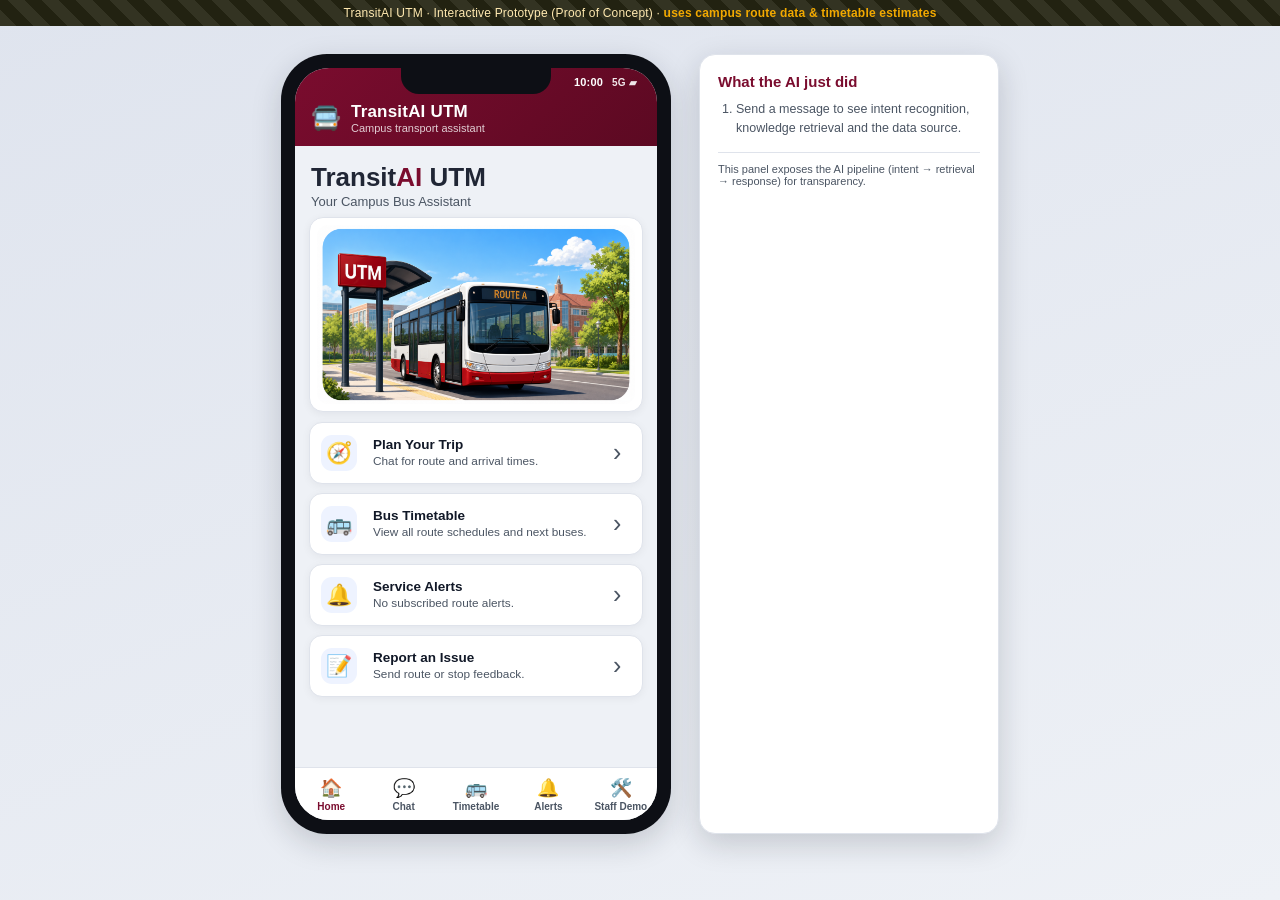
<file: index.html>
<!DOCTYPE html>
<html lang="en">
<head>
  <meta charset="UTF-8" />
  <meta name="viewport" content="width=device-width, initial-scale=1.0" />
  <title>TransitAI UTM — Campus Transport Chatbot (Prototype)</title>
  <link rel="icon" href="data:image/svg+xml,&lt;svg xmlns='http://www.w3.org/2000/svg' viewBox='0 0 100 100'&gt;&lt;text y='.9em' font-size='90'&gt;🚍&lt;/text&gt;&lt;/svg&gt;" />
  <link rel="stylesheet" href="css/styles.css" />
</head>
<body>
  <!-- Prototype banner (visible "this is a POC" label for the grader) -->
  <div class="proto-banner">
    TransitAI UTM · Interactive Prototype (Proof of Concept) ·
    <strong>uses campus route data &amp; timetable estimates</strong>
  </div>

  <main class="stage">
    <!-- ================= PHONE FRAME ================= -->
    <div class="phone" role="application" aria-label="TransitAI UTM chatbot">
      <div class="phone-notch"></div>
      <div class="app">
        <div class="statusbar" aria-label="Phone status">
          <span id="phoneTime">10:00</span>
          <span class="status-icons">5G ▰</span>
        </div>

        <!-- ---------- App header ---------- -->
        <header class="app-header">
          <div class="brand">
            <span class="brand-logo">🚍</span>
            <div>
              <div class="brand-name">TransitAI&nbsp;UTM</div>
              <div class="brand-sub">Campus transport assistant</div>
            </div>
          </div>
          <div id="intentChip" class="intent-chip hidden" title="Detected intent &amp; confidence"></div>
        </header>

        <!-- ============ SCREENS ============ -->

        <!-- 1) HOME -->
        <section id="screen-home" class="screen is-active">
          <div class="home-title">
            <h1>Transit<span>AI</span> UTM</h1>
            <p>Your Campus Bus Assistant</p>
          </div>

          <div class="home-hero" aria-label="UTM shuttle bus illustration">
            <img class="hero-image" src="assets/home-bus-hero.png" alt="UTM shuttle bus at a campus stop" />
          </div>

          <div class="home-actions">
            <button class="home-card" data-screen="screen-chat">
              <span class="home-icon">🧭</span>
              <span><b>Plan Your Trip</b><small>Chat for route and arrival times.</small></span>
              <i>›</i>
            </button>
            <button class="home-card" data-screen="screen-timetable">
              <span class="home-icon">🚌</span>
              <span><b>Bus Timetable</b><small>View all route schedules and next buses.</small></span>
              <i>›</i>
            </button>
            <button class="home-card" data-screen="screen-alerts">
              <span class="home-icon">🔔</span>
              <span><b>Service Alerts</b><small id="homeAlertText">No subscribed route alerts.</small></span>
              <i>›</i>
            </button>
            <button class="home-card" data-screen="screen-feedback">
              <span class="home-icon">📝</span>
              <span><b>Report an Issue</b><small>Send route or stop feedback.</small></span>
              <i>›</i>
            </button>
          </div>
        </section>

        <!-- 2) CHAT QUERY / (Schedule, Route, Arrival render here) -->
        <section id="screen-chat" class="screen">
          <div id="thread" class="thread" aria-live="polite"></div>

          <div class="quick-actions" id="quickActions">
            <button class="qa" data-q="When is the next bus to FKE?">🕑 Next bus</button>
            <button class="qa" data-q="How do I get from KTDI to P19 FKE?">🧭 Route guidance</button>
            <button class="qa" data-q="When will the next bus arrive at CP?">⏱️ Arrival</button>
            <button class="qa" data-q="Where is the FC bus stop?">📍 Bus stop</button>
            <button class="qa" data-screen="screen-alerts">🔔 Alerts</button>
            <button class="qa" data-q="Is the shuttle free?">❓ FAQ</button>
          </div>

          <form id="chatForm" class="composer" autocomplete="off">
            <input id="chatInput" type="text" placeholder="Ask about schedule, route, arrival, or a stop…" />
            <button type="submit" aria-label="Send">➤</button>
          </form>
        </section>

        <!-- 3) TIMETABLE -->
        <section id="screen-timetable" class="screen">
          <h2 class="screen-title">🚌 Bus Timetable</h2>
          <p class="screen-help">All campus shuttle routes, next bus times, service windows and frequency.</p>
          <label class="search-box" for="timetableSearch">
            <span>🔎</span>
            <input id="timetableSearch" type="search" placeholder="Search route, stop, or faculty…" />
          </label>
          <div id="timetableList" class="timetable-list"></div>
        </section>

        <section id="screen-route-timetable" class="screen">
          <button class="back-btn" data-screen="screen-timetable">‹ Back to timetable</button>
          <div id="routeTimetableDetail"></div>
        </section>

        <!-- 4) ALERTS / NOTIFICATIONS -->
        <section id="screen-alerts" class="screen">
          <h2 class="screen-title">🔔 Alerts &amp; Notifications</h2>
          <p class="screen-help">Live-style notices for the routes you follow. Delays on
            unsubscribed routes stay hidden until you turn them on.</p>
          <div id="alertList" class="alert-list"></div>

          <h3 class="sub">Your route subscriptions</h3>
          <div id="subList" class="sub-list"></div>
        </section>

        <!-- 5) BUS STOP DETAIL -->
        <section id="screen-stop" class="screen">
          <button class="back-btn" data-screen="screen-home">‹ Back to home</button>
          <h2 class="screen-title">📍 Bus Stop Detail</h2>
          <div id="stopDetail" class="stop-detail"></div>
        </section>

        <!-- 6) FEEDBACK / ESCALATE -->
        <section id="screen-feedback" class="screen">
          <button class="back-btn" data-screen="screen-home">‹ Back to home</button>
          <h2 class="screen-title">📝 Feedback / Escalate</h2>
          <p class="screen-help">Report wrong information or an unresolved issue.
            It is logged for transport staff follow-up.</p>
          <form id="feedbackForm" class="feedback-form">
            <label>Issue type
              <select id="fbType">
                <option>Wrong schedule / route info</option>
                <option>Missed the bus</option>
                <option>Bus did not arrive</option>
                <option>Other</option>
              </select>
            </label>
            <label>Details
              <textarea id="fbText" rows="3" placeholder="Describe the problem…"></textarea>
            </label>
            <button type="submit">Submit report</button>
          </form>
          <div id="fbLog" class="fb-log"></div>
        </section>

        <!-- 7) STAFF DEMO PANEL (drives the resolution proof) -->
        <section id="screen-admin" class="screen">
          <h2 class="screen-title">🛠️ Staff Control Panel
            <span class="sim-tag">Operations</span></h2>
          <p class="screen-help">Transport staff controls for route delay updates,
            passenger reports and the resolution-refutation proof used in the report.</p>

          <div class="demo-time">
            <label for="demoTimeSelect">Demo time</label>
            <select id="demoTimeSelect">
              <option value="demo|08:00|Morning peak demo">08:00 · Morning peak</option>
              <option value="demo|10:00|Morning class demo" selected>10:00 · Class demo</option>
              <option value="demo|13:00|Lunch demo">13:00 · Lunch</option>
              <option value="demo|17:30|Evening return demo">17:30 · Evening return</option>
              <option value="demo|20:30|Night closed-service demo">20:30 · Night closed-service</option>
              <option value="live||Live device time">Live device time</option>
            </select>
            <small id="demoTimeNote">Schedule and ETA cards use this time.</small>
          </div>

          <section class="staff-card staff-issues-card">
            <div class="card-title">
              <span>Reported issues</span>
              <small id="staffIssueCount">No open reports</small>
            </div>
            <div id="staffIssueList" class="staff-issue-list"></div>
          </section>

          <h3 class="sub compact">Route delay controls</h3>
          <div id="routeAdmin" class="route-admin"></div>

          <section class="staff-card proof-card">
            <div class="card-title">
              <span>Resolution proof trace</span>
              <small>Report Figure 5.2</small>
            </div>
            <div id="proofBox" class="proof-box">
              <em class="muted">Toggle a delay above to run the proof…</em>
            </div>
          </section>
        </section>

        <!-- ============ Bottom navigation ============ -->
        <nav class="tabbar">
          <button class="tab is-active" data-screen="screen-home">🏠<span>Home</span></button>
          <button class="tab" data-screen="screen-chat">💬<span>Chat</span></button>
          <button class="tab" data-screen="screen-timetable">🚌<span>Timetable</span></button>
          <button class="tab" data-screen="screen-alerts">🔔<span>Alerts</span></button>
          <button class="tab" data-screen="screen-admin">🛠️<span>Staff Demo</span></button>
        </nav>

      </div><!-- /.app -->
    </div><!-- /.phone -->

    <!-- Side helper: intent transparency / what just happened -->
    <aside class="explain">
      <h3>What the AI just did</h3>
      <ol id="explainLog" class="explain-log">
        <li class="muted">Send a message to see intent recognition,
            knowledge retrieval and the data source.</li>
      </ol>
      <p class="explain-foot">This panel exposes the AI pipeline
        (intent → retrieval → response) for transparency.</p>
    </aside>
  </main>

  <!-- Scripts: data first, then engines, then controllers -->
  <script src="js/kb.js"></script>
  <script src="js/intent.js"></script>
  <script src="js/retriever.js"></script>
  <script src="js/resolution.js"></script>
  <script src="js/chat.js"></script>
  <script src="js/app.js"></script>
</body>
</html>
</file>
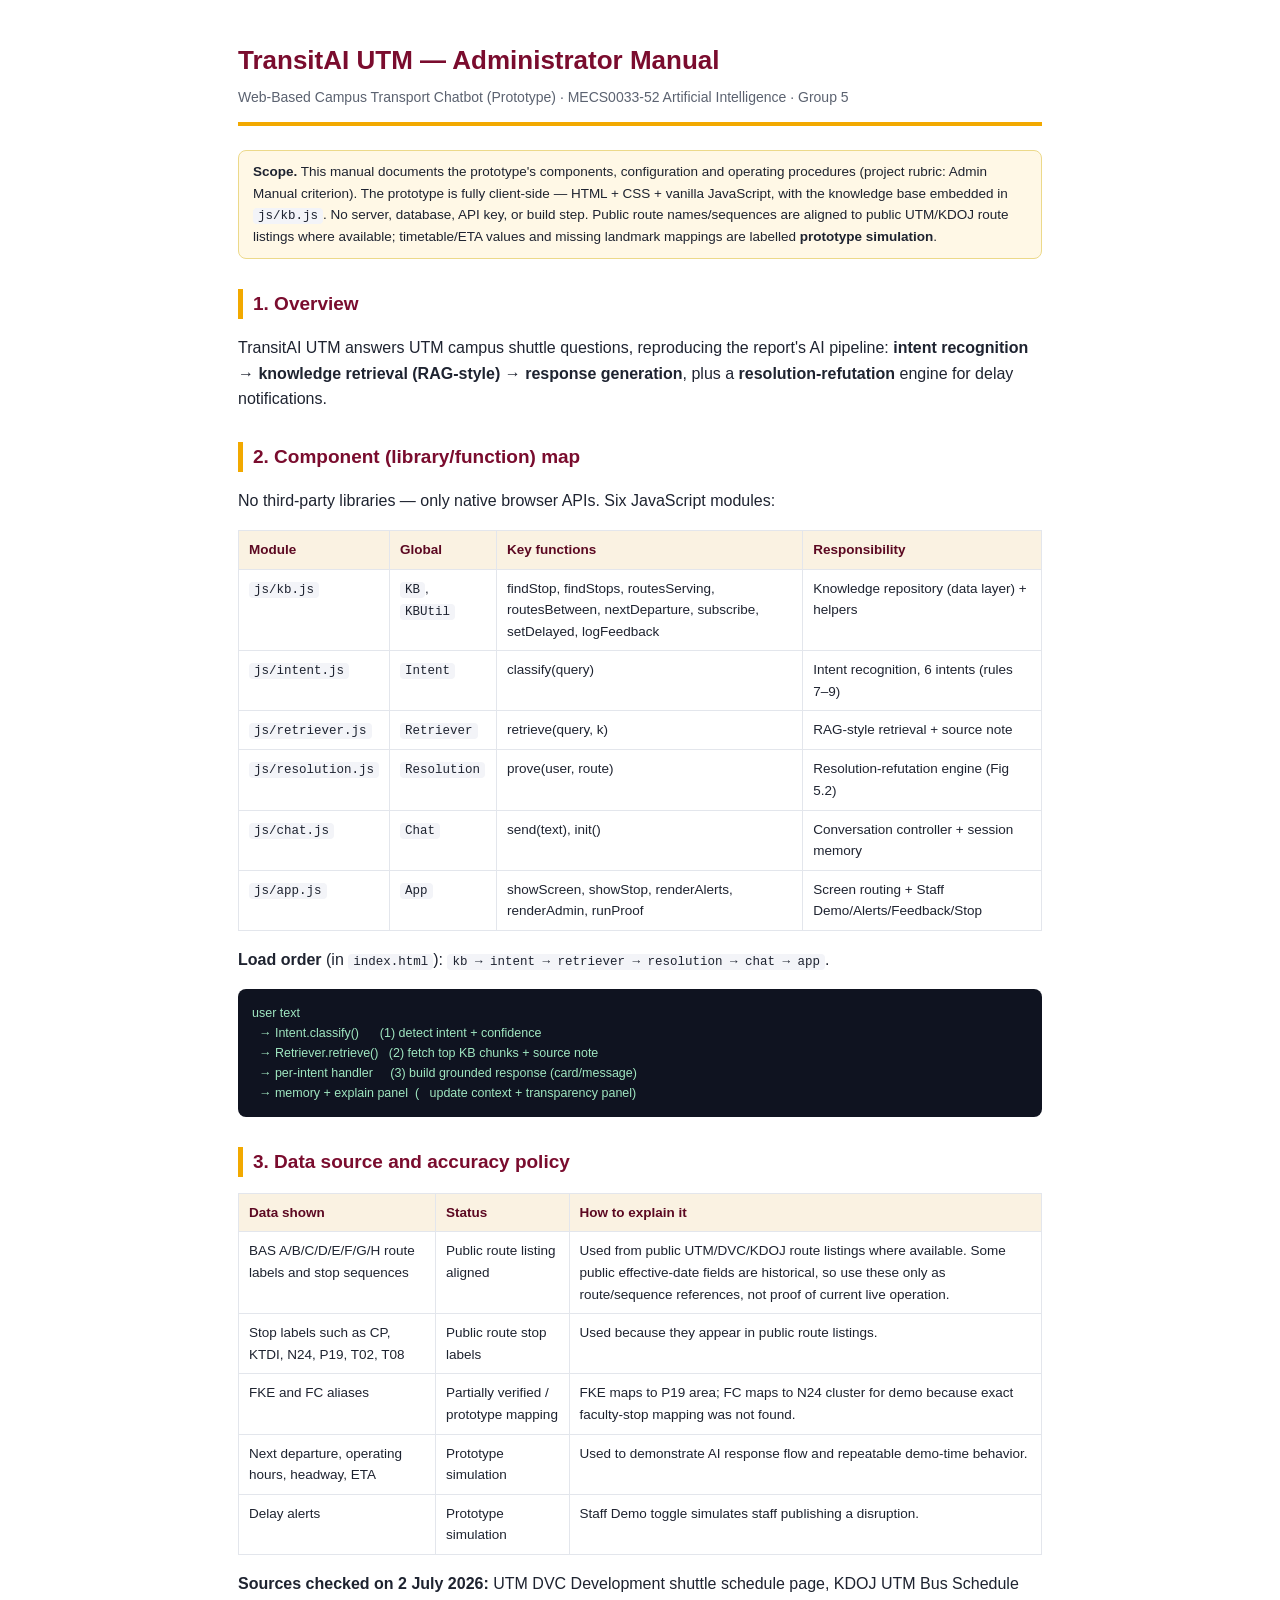
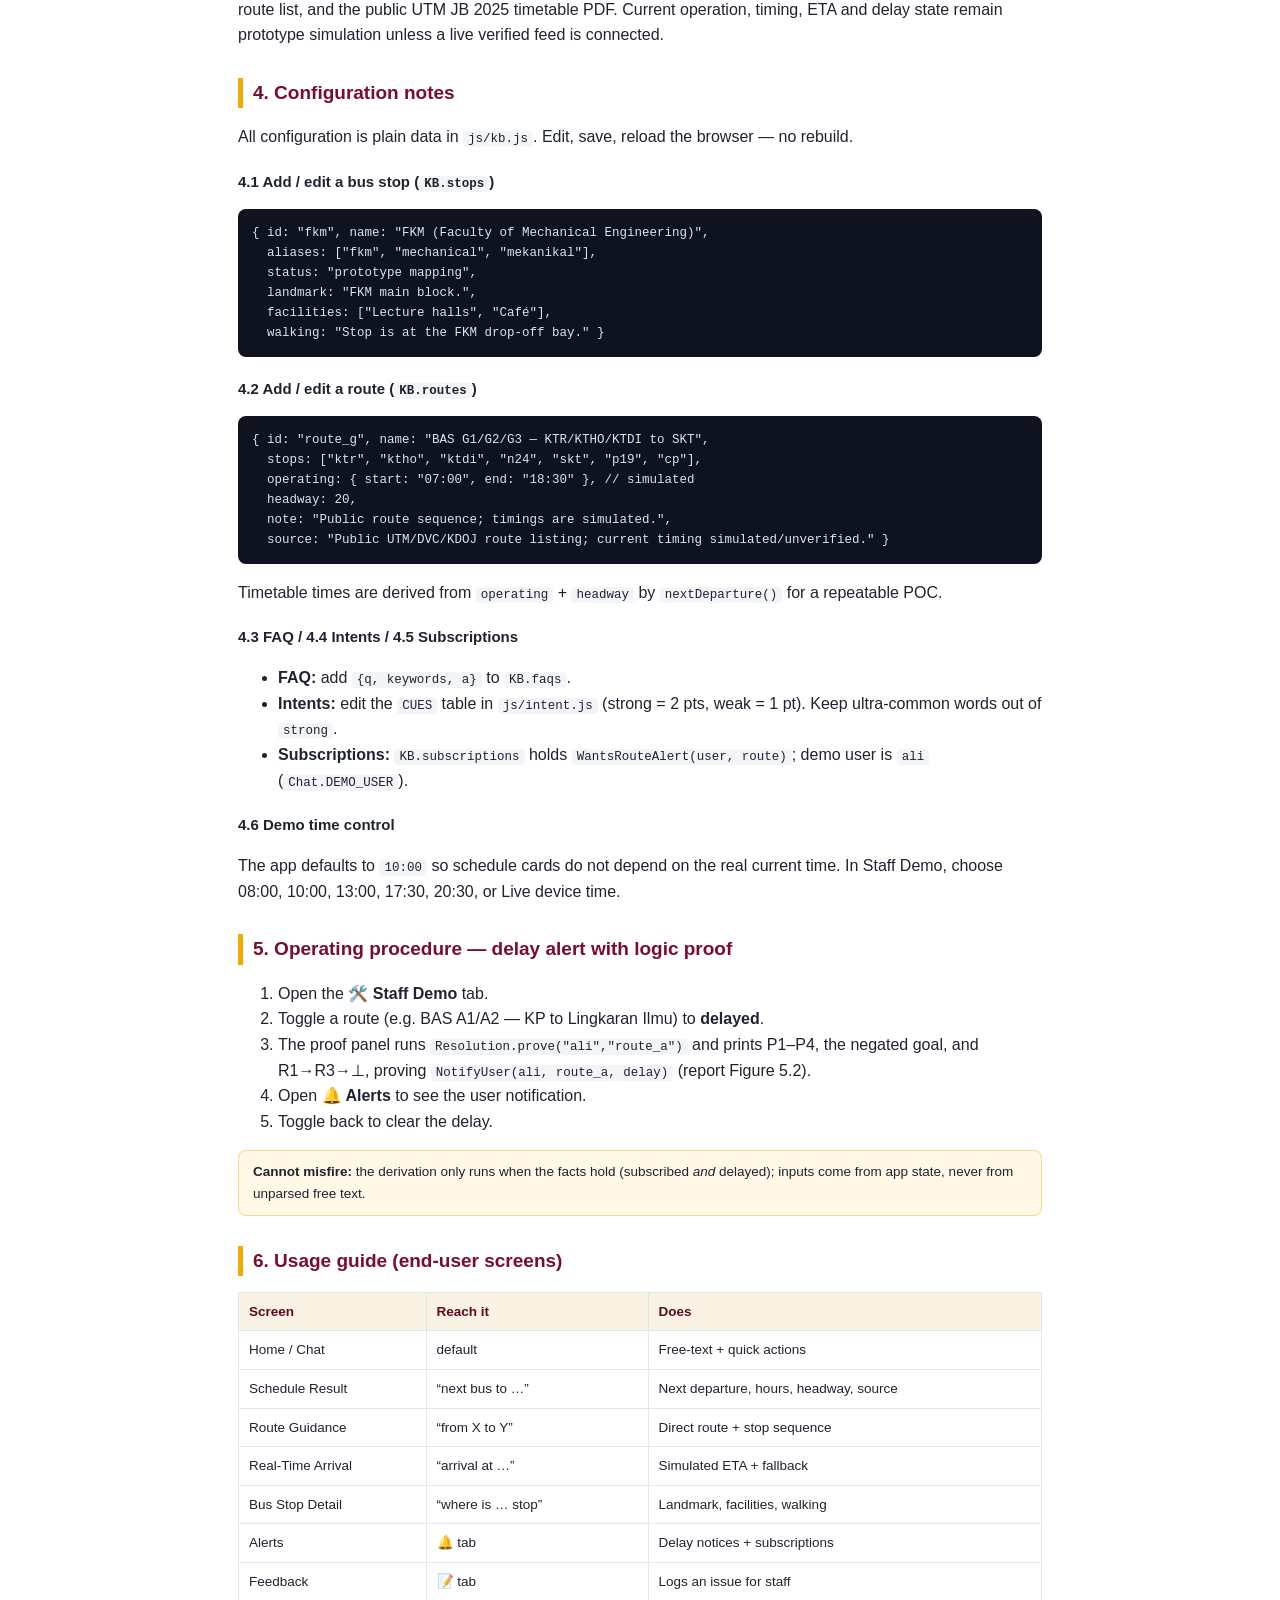
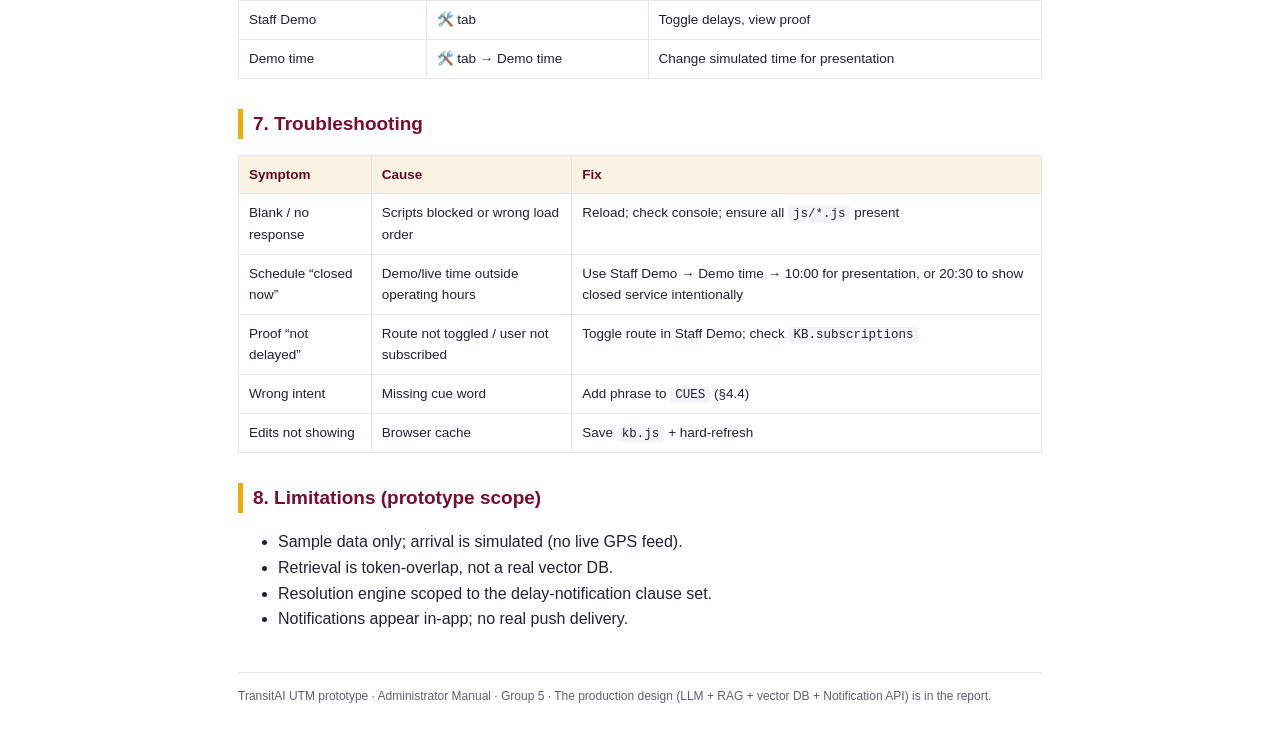
<file: admin_manual.html>
<!DOCTYPE html>
<html lang="en">
<head>
<meta charset="UTF-8" />
<meta name="viewport" content="width=device-width, initial-scale=1.0" />
<title>TransitAI UTM — Administrator Manual</title>
<style>
  :root{--maroon:#7a0c2e;--gold:#f2a900;--ink:#1e2330;--muted:#5b6270;--line:#e3e6ec}
  *{box-sizing:border-box}
  body{font-family:-apple-system,Segoe UI,Roboto,Helvetica,Arial,sans-serif;
    color:var(--ink);max-width:860px;margin:0 auto;padding:40px 28px;line-height:1.6}
  header{border-bottom:4px solid var(--gold);padding-bottom:14px;margin-bottom:24px}
  h1{color:var(--maroon);margin:0 0 4px;font-size:26px}
  .sub{color:var(--muted);font-size:14px}
  h2{color:var(--maroon);margin-top:30px;border-left:5px solid var(--gold);padding-left:10px;font-size:19px}
  h3{margin-top:20px;font-size:15px}
  table{border-collapse:collapse;width:100%;margin:12px 0;font-size:13.5px}
  th,td{border:1px solid var(--line);padding:8px 10px;text-align:left;vertical-align:top}
  th{background:#faf2e2;color:#5c0922}
  code{background:#f3f4f8;border-radius:4px;padding:1px 5px;font-size:12.5px}
  pre{background:#0f1320;color:#dbe2f2;padding:14px;border-radius:8px;overflow-x:auto;font-size:12.5px}
  .note{background:#fff8e6;border:1px solid #ecd98a;border-radius:8px;padding:10px 14px;font-size:13.5px}
  .flow{background:#0f1320;color:#9fe6c0;padding:14px;border-radius:8px;font-size:12.5px;white-space:pre}
  footer{margin-top:40px;border-top:1px solid var(--line);padding-top:14px;color:var(--muted);font-size:12px}
  @media print{body{padding:0}h2{break-after:avoid}}
</style>
</head>
<body>
<header>
  <h1>TransitAI UTM — Administrator Manual</h1>
  <div class="sub">Web-Based Campus Transport Chatbot (Prototype) ·
    MECS0033-52 Artificial Intelligence · Group 5</div>
</header>

<p class="note"><strong>Scope.</strong> This manual documents the prototype's
components, configuration and operating procedures (project rubric: Admin Manual
criterion). The prototype is fully client-side — HTML + CSS + vanilla JavaScript,
with the knowledge base embedded in <code>js/kb.js</code>. No server, database,
API key, or build step. Public route names/sequences are aligned to public
UTM/KDOJ route listings where available; timetable/ETA values and missing
landmark mappings are labelled <strong>prototype simulation</strong>.</p>

<h2>1. Overview</h2>
<p>TransitAI UTM answers UTM campus shuttle questions, reproducing the report's
AI pipeline: <strong>intent recognition → knowledge retrieval (RAG-style) →
response generation</strong>, plus a <strong>resolution-refutation</strong>
engine for delay notifications.</p>

<h2>2. Component (library/function) map</h2>
<p>No third-party libraries — only native browser APIs. Six JavaScript modules:</p>
<table>
  <tr><th>Module</th><th>Global</th><th>Key functions</th><th>Responsibility</th></tr>
  <tr><td><code>js/kb.js</code></td><td><code>KB</code>, <code>KBUtil</code></td>
    <td>findStop, findStops, routesServing, routesBetween, nextDeparture, subscribe, setDelayed, logFeedback</td>
    <td>Knowledge repository (data layer) + helpers</td></tr>
  <tr><td><code>js/intent.js</code></td><td><code>Intent</code></td>
    <td>classify(query)</td><td>Intent recognition, 6 intents (rules 7–9)</td></tr>
  <tr><td><code>js/retriever.js</code></td><td><code>Retriever</code></td>
    <td>retrieve(query, k)</td><td>RAG-style retrieval + source note</td></tr>
  <tr><td><code>js/resolution.js</code></td><td><code>Resolution</code></td>
    <td>prove(user, route)</td><td>Resolution-refutation engine (Fig 5.2)</td></tr>
  <tr><td><code>js/chat.js</code></td><td><code>Chat</code></td>
    <td>send(text), init()</td><td>Conversation controller + session memory</td></tr>
  <tr><td><code>js/app.js</code></td><td><code>App</code></td>
    <td>showScreen, showStop, renderAlerts, renderAdmin, runProof</td>
    <td>Screen routing + Staff Demo/Alerts/Feedback/Stop</td></tr>
</table>
<p><strong>Load order</strong> (in <code>index.html</code>):
<code>kb → intent → retriever → resolution → chat → app</code>.</p>
<div class="flow">user text
  → Intent.classify()      (1) detect intent + confidence
  → Retriever.retrieve()   (2) fetch top KB chunks + source note
  → per-intent handler     (3) build grounded response (card/message)
  → memory + explain panel  (   update context + transparency panel)</div>

<h2>3. Data source and accuracy policy</h2>
<table>
  <tr><th>Data shown</th><th>Status</th><th>How to explain it</th></tr>
  <tr><td>BAS A/B/C/D/E/F/G/H route labels and stop sequences</td><td>Public route listing aligned</td><td>Used from public UTM/DVC/KDOJ route listings where available. Some public effective-date fields are historical, so use these only as route/sequence references, not proof of current live operation.</td></tr>
  <tr><td>Stop labels such as CP, KTDI, N24, P19, T02, T08</td><td>Public route stop labels</td><td>Used because they appear in public route listings.</td></tr>
  <tr><td>FKE and FC aliases</td><td>Partially verified / prototype mapping</td><td>FKE maps to P19 area; FC maps to N24 cluster for demo because exact faculty-stop mapping was not found.</td></tr>
  <tr><td>Next departure, operating hours, headway, ETA</td><td>Prototype simulation</td><td>Used to demonstrate AI response flow and repeatable demo-time behavior.</td></tr>
  <tr><td>Delay alerts</td><td>Prototype simulation</td><td>Staff Demo toggle simulates staff publishing a disruption.</td></tr>
</table>
<p><strong>Sources checked on 2 July 2026:</strong> UTM DVC Development shuttle
schedule page, KDOJ UTM Bus Schedule route list, and the public UTM JB 2025
timetable PDF. Current operation, timing, ETA and delay state remain prototype
simulation unless a live verified feed is connected.</p>

<h2>4. Configuration notes</h2>
<p>All configuration is plain data in <code>js/kb.js</code>. Edit, save, reload
the browser — no rebuild.</p>
<h3>4.1 Add / edit a bus stop (<code>KB.stops</code>)</h3>
<pre>{ id: "fkm", name: "FKM (Faculty of Mechanical Engineering)",
  aliases: ["fkm", "mechanical", "mekanikal"],
  status: "prototype mapping",
  landmark: "FKM main block.",
  facilities: ["Lecture halls", "Café"],
  walking: "Stop is at the FKM drop-off bay." }</pre>
<h3>4.2 Add / edit a route (<code>KB.routes</code>)</h3>
<pre>{ id: "route_g", name: "BAS G1/G2/G3 — KTR/KTHO/KTDI to SKT",
  stops: ["ktr", "ktho", "ktdi", "n24", "skt", "p19", "cp"],
  operating: { start: "07:00", end: "18:30" }, // simulated
  headway: 20,
  note: "Public route sequence; timings are simulated.",
  source: "Public UTM/DVC/KDOJ route listing; current timing simulated/unverified." }</pre>
<p>Timetable times are derived from <code>operating</code> + <code>headway</code>
by <code>nextDeparture()</code> for a repeatable POC.</p>
<h3>4.3 FAQ / 4.4 Intents / 4.5 Subscriptions</h3>
<ul>
  <li><strong>FAQ:</strong> add <code>{q, keywords, a}</code> to <code>KB.faqs</code>.</li>
  <li><strong>Intents:</strong> edit the <code>CUES</code> table in
    <code>js/intent.js</code> (strong = 2 pts, weak = 1 pt). Keep ultra-common
    words out of <code>strong</code>.</li>
  <li><strong>Subscriptions:</strong> <code>KB.subscriptions</code> holds
    <code>WantsRouteAlert(user, route)</code>; demo user is <code>ali</code>
    (<code>Chat.DEMO_USER</code>).</li>
</ul>
<h3>4.6 Demo time control</h3>
<p>The app defaults to <code>10:00</code> so schedule cards do not depend on the
real current time. In Staff Demo, choose 08:00, 10:00, 13:00, 17:30, 20:30, or Live
device time.</p>

<h2>5. Operating procedure — delay alert with logic proof</h2>
<ol>
  <li>Open the <strong>🛠️ Staff Demo</strong> tab.</li>
  <li>Toggle a route (e.g. BAS A1/A2 — KP to Lingkaran Ilmu) to <strong>delayed</strong>.</li>
  <li>The proof panel runs <code>Resolution.prove("ali","route_a")</code> and
    prints P1–P4, the negated goal, and R1→R3→⊥, proving
    <code>NotifyUser(ali, route_a, delay)</code> (report Figure 5.2).</li>
  <li>Open <strong>🔔 Alerts</strong> to see the user notification.</li>
  <li>Toggle back to clear the delay.</li>
</ol>
<p class="note"><strong>Cannot misfire:</strong> the derivation only runs when the
facts hold (subscribed <em>and</em> delayed); inputs come from app state, never
from unparsed free text.</p>

<h2>6. Usage guide (end-user screens)</h2>
<table>
  <tr><th>Screen</th><th>Reach it</th><th>Does</th></tr>
  <tr><td>Home / Chat</td><td>default</td><td>Free-text + quick actions</td></tr>
  <tr><td>Schedule Result</td><td>“next bus to …”</td><td>Next departure, hours, headway, source</td></tr>
  <tr><td>Route Guidance</td><td>“from X to Y”</td><td>Direct route + stop sequence</td></tr>
  <tr><td>Real-Time Arrival</td><td>“arrival at …”</td><td>Simulated ETA + fallback</td></tr>
  <tr><td>Bus Stop Detail</td><td>“where is … stop”</td><td>Landmark, facilities, walking</td></tr>
  <tr><td>Alerts</td><td>🔔 tab</td><td>Delay notices + subscriptions</td></tr>
  <tr><td>Feedback</td><td>📝 tab</td><td>Logs an issue for staff</td></tr>
  <tr><td>Staff Demo</td><td>🛠️ tab</td><td>Toggle delays, view proof</td></tr>
  <tr><td>Demo time</td><td>🛠️ tab → Demo time</td><td>Change simulated time for presentation</td></tr>
</table>

<h2>7. Troubleshooting</h2>
<table>
  <tr><th>Symptom</th><th>Cause</th><th>Fix</th></tr>
  <tr><td>Blank / no response</td><td>Scripts blocked or wrong load order</td><td>Reload; check console; ensure all <code>js/*.js</code> present</td></tr>
  <tr><td>Schedule “closed now”</td><td>Demo/live time outside operating hours</td><td>Use Staff Demo → Demo time → 10:00 for presentation, or 20:30 to show closed service intentionally</td></tr>
  <tr><td>Proof “not delayed”</td><td>Route not toggled / user not subscribed</td><td>Toggle route in Staff Demo; check <code>KB.subscriptions</code></td></tr>
  <tr><td>Wrong intent</td><td>Missing cue word</td><td>Add phrase to <code>CUES</code> (§4.4)</td></tr>
  <tr><td>Edits not showing</td><td>Browser cache</td><td>Save <code>kb.js</code> + hard-refresh</td></tr>
</table>

<h2>8. Limitations (prototype scope)</h2>
<ul>
  <li>Sample data only; arrival is simulated (no live GPS feed).</li>
  <li>Retrieval is token-overlap, not a real vector DB.</li>
  <li>Resolution engine scoped to the delay-notification clause set.</li>
  <li>Notifications appear in-app; no real push delivery.</li>
</ul>

<footer>TransitAI UTM prototype · Administrator Manual · Group 5 ·
The production design (LLM + RAG + vector DB + Notification API) is in the report.</footer>
</body>
</html>
</file>
<file: css/styles.css>
/* =============================================================================
 * TransitAI UTM — Prototype styles
 * UTM palette: maroon #7a0c2e, gold #f2a900, ink #1e2330.
 * Mobile-app look inside a phone frame; a side "explain" panel exposes the AI.
 * ========================================================================== */
:root{
  --maroon:#7a0c2e; --maroon-d:#5c0922; --gold:#f2a900; --gold-d:#c98a00;
  --ink:#111827; --muted:#4b5563; --line:#dfe3eb; --bg:#eef1f6;
  --bot:#f4f6fa; --user:#7a0c2e; --ok:#1f9d55; --warn:#c0392b; --blue:#1f6fd6;
  --radius:16px; --shadow:0 10px 30px rgba(20,25,40,.18);
  font-family:-apple-system,BlinkMacSystemFont,"Segoe UI",Roboto,Helvetica,Arial,sans-serif;
}
*{box-sizing:border-box}
body{margin:0;background:linear-gradient(160deg,#dfe4ee,#eef1f6);color:var(--ink);min-height:100vh}

.proto-banner{
  background:repeating-linear-gradient(45deg,#332,#332 12px,#221 12px,#221 24px);
  color:#ffe9b0;font-size:12px;text-align:center;padding:6px 10px;letter-spacing:.2px}
.proto-banner strong{color:var(--gold)}

.stage{display:flex;gap:28px;justify-content:center;align-items:flex-start;
  padding:28px 18px;flex-wrap:wrap}

/* ---------------- phone frame ---------------- */
.phone{position:relative;width:390px;height:780px;background:#0d0f15;border-radius:46px;
  padding:14px;box-shadow:var(--shadow);flex:0 0 auto}
.phone-notch{position:absolute;top:14px;left:50%;transform:translateX(-50%);
  width:150px;height:26px;background:#0d0f15;border-radius:0 0 18px 18px;z-index:5}
.app{position:relative;width:100%;height:100%;background:var(--bg);border-radius:34px;
  overflow:hidden;display:flex;flex-direction:column}
.statusbar{position:absolute;top:8px;left:20px;right:20px;z-index:8;color:#fff;
  display:flex;justify-content:flex-end;gap:9px;align-items:center;font-size:11px;
  font-weight:800;letter-spacing:.2px;pointer-events:none}
.status-icons{font-size:10px;opacity:.9}

/* ---------------- header ---------------- */
.app-header{background:linear-gradient(135deg,var(--maroon),var(--maroon-d));
  color:#fff;padding:34px 16px 12px;display:flex;align-items:center;
  justify-content:space-between;gap:8px}
.brand{display:flex;align-items:center;gap:10px}
.brand-logo{font-size:24px}
.brand-name{font-weight:800;font-size:17px;letter-spacing:.2px}
.brand-sub{font-size:11px;opacity:.8}
.intent-chip{background:var(--gold);color:#3a2600;font-size:11px;font-weight:700;
  padding:4px 9px;border-radius:999px;max-width:150px;line-height:1.2}
.intent-chip small{display:block;font-weight:600;opacity:.8}

/* ---------------- screens ---------------- */
.screen{flex:1;overflow-y:auto;padding:14px;display:none;animation:fade .2s ease}
.screen.is-active{display:flex;flex-direction:column}
@keyframes fade{from{opacity:0;transform:translateY(6px)}to{opacity:1;transform:none}}
.screen-title{font-size:16px;margin:4px 0 6px;display:flex;align-items:center;gap:8px;
  color:var(--ink);font-weight:900}
.screen-help{font-size:12px;color:var(--muted);margin:0 0 12px}
.sub{font-size:13px;margin:16px 0 8px;color:var(--maroon)}
.muted{color:var(--muted)} .hidden{display:none!important}
.sim-tag{background:#fff3cd;color:#8a6d00;font-size:10px;font-weight:700;
  padding:2px 7px;border-radius:6px;border:1px solid #ecd98a}
.source-tag{display:inline-block;background:#eef8f4;color:#126b46;border:1px solid #bce7d2;
  border-radius:6px;padding:2px 7px;font-size:10px;font-weight:800;margin-left:4px}
.source-tag.mock{background:#fff3cd;color:#8a6d00;border-color:#ecd98a}

/* ---------------- home ---------------- */
.home-title{padding:4px 2px 8px}
.home-title h1{margin:0;font-size:26px;line-height:1;color:#202635;letter-spacing:0}
.home-title h1 span{color:var(--maroon)}
.home-title p{margin:4px 0 0;color:var(--muted);font-size:13px}
.home-hero{background:#fff;border:1px solid var(--line);border-radius:14px;padding:7px;
  box-shadow:0 2px 8px rgba(20,25,40,.06);margin-bottom:10px}
.hero-image{display:block;width:100%;aspect-ratio:16/9;object-fit:cover;border-radius:12px}
.hero-sky{position:relative;height:152px;border-radius:12px;overflow:hidden;
  background:linear-gradient(#75c6ff 0%,#ccefff 58%,#dfe8d5 59%,#c6d1bd 100%)}
.cloud{position:absolute;background:#fff;border-radius:999px;opacity:.9}
.cloud::before,.cloud::after{content:"";position:absolute;background:#fff;border-radius:50%}
.cloud.c1{width:42px;height:12px;left:178px;top:23px}
.cloud.c1::before{width:18px;height:18px;left:7px;top:-9px}.cloud.c1::after{width:24px;height:24px;left:19px;top:-13px}
.cloud.c2{width:26px;height:8px;left:80px;top:34px}
.cloud.c2::before{width:12px;height:12px;left:5px;top:-7px}.cloud.c2::after{width:14px;height:14px;left:13px;top:-8px}
.utm-sign{position:absolute;left:13px;top:31px;background:var(--maroon);color:#fff;font-weight:900;
  font-size:17px;padding:9px 7px;border-radius:4px;box-shadow:0 2px 6px rgba(0,0,0,.18)}
.utm-sign::after{content:"";position:absolute;width:4px;height:62px;background:#384150;left:50%;top:36px}
.shelter{position:absolute;left:11px;top:73px;width:78px;height:12px;background:#2a3341;border-radius:4px}
.shelter::before,.shelter::after{content:"";position:absolute;width:4px;height:48px;background:#384150;top:10px}
.shelter::before{left:9px}.shelter::after{right:9px}
.campus-building{position:absolute;right:46px;bottom:38px;width:72px;height:36px;background:#e0a673;border-radius:5px 5px 0 0}
.campus-building::before{content:"";position:absolute;inset:8px 7px;background:repeating-linear-gradient(90deg,#f4d2a8 0 8px,#b97855 8px 12px)}
.tree{position:absolute;right:13px;bottom:35px;width:20px;height:48px;background:#7b5b2b;border-radius:10px}
.tree::before{content:"";position:absolute;width:52px;height:52px;border-radius:50%;background:#5aa044;left:-21px;top:-27px;box-shadow:16px -9px 0 #72b94e}
.road{position:absolute;left:0;right:0;bottom:0;height:40px;background:linear-gradient(#757b84,#535964)}
.road::before{content:"";position:absolute;left:0;right:0;top:18px;height:3px;background:repeating-linear-gradient(90deg,#fff 0 24px,transparent 24px 42px);opacity:.8}
.bus-art{position:absolute;left:90px;bottom:31px;width:156px;height:68px;background:#f5f7fb;border:3px solid #3f4754;
  border-radius:10px 14px 8px 8px;box-shadow:8px 10px 0 rgba(0,0,0,.12)}
.bus-art::before{content:"";position:absolute;left:0;right:0;bottom:0;height:17px;background:#b30f2d;border-radius:0 0 5px 5px}
.route-board{position:absolute;right:13px;top:7px;background:#1e2330;color:#f2a900;font-size:9px;font-weight:900;padding:2px 7px;border-radius:3px}
.bus-window{position:absolute;top:20px;height:24px;background:#496a85;border-radius:4px}
.bus-window.w1{left:12px;width:35px}.bus-window.w2{left:52px;width:35px}.bus-window.w3{left:92px;width:27px}
.bus-front{position:absolute;right:4px;top:20px;width:25px;height:36px;background:#dce9f1;border-radius:4px}
.wheel{position:absolute;bottom:-8px;width:18px;height:18px;background:#20252e;border:3px solid #6b7280;border-radius:50%}
.wheel.left{left:25px}.wheel.right{right:31px}
.home-actions{display:flex;flex-direction:column;gap:9px}
.home-card{display:grid;grid-template-columns:42px 1fr 18px;gap:10px;align-items:center;text-align:left;
  background:#fff;border:1px solid var(--line);border-radius:13px;padding:12px 11px;cursor:pointer;
  box-shadow:0 2px 8px rgba(20,25,40,.05);font-family:inherit;color:var(--ink)}
.home-card:hover{border-color:#d4dae6;background:#fbfcff}
.home-icon{width:36px;height:36px;border-radius:11px;background:#eef3ff;display:grid;place-items:center;font-size:21px}
.home-card b{display:block;font-size:13.5px;margin-bottom:2px}
.home-card small{display:block;color:var(--muted);font-size:11.8px;line-height:1.25}
.home-card i{font-style:normal;color:var(--muted);font-size:25px}

/* ---------------- timetable ---------------- */
.search-box{display:flex;align-items:center;gap:8px;background:#fff;border:1px solid var(--line);
  border-radius:999px;padding:9px 12px;margin:0 0 10px;box-shadow:0 1px 5px rgba(20,25,40,.04)}
.search-box input{border:0;outline:0;background:transparent;font:inherit;font-size:13px;width:100%;color:var(--ink)}
.search-box input::placeholder{color:#9aa1ad}
.timetable-list{display:flex;flex-direction:column;gap:8px}
.timetable-card{background:#fff;border:1px solid var(--line);border-radius:12px;padding:10px 11px;
  box-shadow:0 1px 5px rgba(20,25,40,.05);cursor:pointer;text-align:left;font-family:inherit;color:var(--ink)}
.timetable-card:hover{border-color:#d4dae6;background:#fbfcff}
.timetable-head{display:flex;justify-content:space-between;gap:8px;align-items:flex-start;margin-bottom:7px}
.timetable-head b{font-size:13px;line-height:1.25}
.timetable-next{font-size:12px;color:var(--maroon);font-weight:900;white-space:nowrap}
.timetable-grid{display:grid;grid-template-columns:86px 1fr;gap:3px 8px;font-size:11.8px;
  border-top:1px dashed var(--line);padding-top:7px}
.timetable-grid span{color:var(--muted)}
.timetable-grid strong{text-align:right;font-weight:700}
.timetable-stops{margin-top:7px;color:var(--muted);font-size:10.8px;line-height:1.3}
.timetable-empty{background:#fff;border:1px solid var(--line);border-radius:12px;padding:16px;
  color:var(--muted);font-size:13px;text-align:center}
.route-detail-card,.route-line-card,.day-group{background:#fff;border:1px solid var(--line);border-radius:12px;
  padding:12px;margin-bottom:10px;box-shadow:0 2px 8px rgba(20,25,40,.05)}
.card-eyebrow,.card-title{display:flex;align-items:center;justify-content:space-between;gap:10px}
.card-eyebrow span,.card-kicker{color:var(--maroon);font-size:10.5px;font-weight:900;
  text-transform:uppercase;letter-spacing:.04em}
.card-eyebrow small,.card-title small{color:var(--muted);font-size:10.5px;font-weight:800;text-align:right}
.route-detail-card h2{margin:7px 0 2px;font-size:18px;line-height:1.2;color:var(--ink)}
.route-detail-card p{margin:0;color:var(--muted);font-size:12.2px;line-height:1.35}
.metric-grid{display:grid;grid-template-columns:1fr 1fr;gap:8px;margin-top:10px}
.metric-card{background:#f8fafc;border:1px solid var(--line);border-radius:10px;padding:9px 10px;
  min-height:56px}
.metric-card span{display:block;color:var(--muted);font-size:10px;text-transform:uppercase;font-weight:900;
  letter-spacing:.04em}
.metric-card strong{display:block;margin-top:3px;font-size:16px;color:var(--ink);line-height:1.15}
.metric-card.is-primary{background:#fff5d6;border-color:#efd184}
.metric-card.is-primary strong{color:var(--maroon);font-size:20px}
.card-title{margin-bottom:9px}
.card-title span{font-size:13px;font-weight:900;color:var(--maroon)}
.route-line{display:flex;flex-direction:column;gap:0}
.route-stop{position:relative;display:grid;grid-template-columns:18px 1fr;gap:8px;align-items:start;
  min-height:26px;color:var(--ink);font-size:12px}
.route-stop::before{content:"";position:absolute;left:7px;top:14px;bottom:-10px;width:2px;background:#eadde1}
.route-stop.is-last::before{display:none}
.route-stop i{width:16px;height:16px;border-radius:999px;border:3px solid #fff;background:var(--maroon);
  box-shadow:0 0 0 1px #d6c7cc;margin-top:1px;z-index:1}
.route-stop.is-first i,.route-stop.is-last i{background:var(--gold-d)}
.route-stop b{font-weight:700;line-height:1.25}
.day-group{padding:10px 12px 12px}
.day-group h3{margin:0 0 9px;padding-bottom:8px;border-bottom:1px solid #eef1f5;
  font-size:13px;color:var(--maroon);display:flex;justify-content:space-between;
  align-items:center}
.day-group h3 span{display:flex;align-items:center;gap:7px}
.day-group h3 span::before{content:"";width:7px;height:20px;border-radius:999px;background:var(--maroon)}
.day-group h3 small{font-size:10.5px;color:var(--maroon);font-weight:900;background:#f8fafc;
  border:1px solid var(--line);border-radius:999px;padding:4px 8px;white-space:nowrap}
.departures{display:grid;grid-template-columns:repeat(5,minmax(0,1fr));gap:6px}
.departures span{position:relative;background:#fff;border:1px solid #d8dee9;border-radius:9px;
  min-height:31px;padding:7px 2px 6px;text-align:center;font-weight:850;font-size:11.6px;
  color:var(--ink);box-shadow:0 1px 0 rgba(17,24,39,.04);line-height:1}
.departures span.is-next{background:var(--maroon);border-color:var(--maroon);
  color:#fff;box-shadow:0 0 0 2px rgba(122,12,46,.12)}
.departures span.is-next::after{content:"next";position:absolute;right:4px;top:-7px;
  background:var(--gold);color:#3a2600;border-radius:999px;padding:1px 4px;
  font-size:7.5px;font-weight:900;text-transform:uppercase;letter-spacing:.02em}
.source-note{margin:2px 0 10px;color:var(--muted);font-size:10.8px;line-height:1.35;
  background:#fff;border:1px solid var(--line);border-radius:10px;padding:8px 10px}

/* ---------------- chat thread ---------------- */
.thread{flex:1;overflow-y:auto;display:flex;flex-direction:column;gap:10px;padding:4px 2px 8px}
.msg{max-width:86%;padding:10px 13px;border-radius:14px;font-size:13.5px;line-height:1.45;
  box-shadow:0 1px 2px rgba(0,0,0,.05);white-space:pre-wrap}
.msg.bot{background:var(--bot);align-self:flex-start;border-bottom-left-radius:4px}
.msg.user{background:var(--user);color:#fff;align-self:flex-end;border-bottom-right-radius:4px}
.msg .src{display:block;margin-top:6px;font-size:10.5px;color:var(--muted)}
.card .src{display:block;margin-top:8px;font-size:10.5px;color:var(--muted);line-height:1.35}

/* result cards rendered inside the thread */
.card{background:#fff;border:1px solid var(--line);border-radius:14px;padding:12px;
  align-self:flex-start;max-width:92%;box-shadow:0 2px 8px rgba(20,25,40,.06)}
.card h4{margin:0 0 8px;font-size:13.5px;display:flex;align-items:center;gap:7px}
.card .row{display:flex;justify-content:space-between;font-size:12.5px;padding:3px 0;
  border-bottom:1px dashed var(--line)}
.card .row span:first-child{flex:0 0 108px;color:var(--muted)}
.card .row span:last-child{flex:1;text-align:right;overflow-wrap:anywhere}
.card .row:last-child{border-bottom:0}
.card .row.urgent span:last-child{color:var(--warn);font-weight:800}
.card .big{font-size:20px;font-weight:800;color:var(--maroon)}
.arrival-summary{display:grid;grid-template-columns:1fr 1fr;gap:8px;margin:8px 0 10px}
.arrival-metric{background:#f8fafc;border:1px solid var(--line);border-radius:10px;padding:9px 10px}
.arrival-metric span{display:block;color:var(--muted);font-size:11px;font-weight:700;text-transform:uppercase}
.arrival-metric strong{display:block;color:var(--maroon);font-size:24px;line-height:1.15;margin-top:2px}
.arrival-metric.secondary strong{color:var(--ink)}
.arrival-metric.late strong{color:var(--warn)}
.pill{display:inline-block;font-size:11px;font-weight:700;padding:2px 8px;border-radius:999px;
  background:#eef3ff;color:var(--blue)}
.pill.warn{background:#fdecea;color:var(--warn)}
.pill.ok{background:#e7f6ec;color:var(--ok)}
.seq{display:flex;flex-wrap:wrap;gap:6px;margin-top:6px}
.seq span{background:#f3f4f8;border:1px solid var(--line);border-radius:8px;
  padding:3px 8px;font-size:11.5px}
.seq i{color:var(--gold-d);font-style:normal;margin:0 2px}
.link-btn{background:none;border:0;color:var(--blue);font-size:12px;cursor:pointer;
  padding:6px 0 0;text-decoration:underline}
.back-btn{align-self:flex-start;background:#fff;border:1px solid var(--line);border-radius:999px;
  padding:7px 11px;margin:0 0 9px;color:var(--maroon);font-size:12px;font-weight:800;
  font-family:inherit;box-shadow:0 1px 5px rgba(20,25,40,.05);cursor:pointer}
.back-btn:hover{border-color:#d4dae6;background:#fbfcff}

/* ---------------- quick actions + composer ---------------- */
.quick-actions{display:flex;gap:7px;overflow-x:auto;padding:8px 2px}
.qa{flex:0 0 auto;background:#fff;border:1px solid var(--line);border-radius:999px;
  padding:7px 12px;font-size:12px;cursor:pointer;white-space:nowrap}
.qa:hover{border-color:var(--gold);background:#fffaf0}
.composer{display:flex;gap:8px;padding:8px 4px 4px}
.composer input{flex:1;border:1px solid var(--line);border-radius:999px;padding:11px 14px;
  font-size:13.5px;outline:none}
.composer input:focus{border-color:var(--maroon)}
.composer button{background:var(--maroon);color:#fff;border:0;border-radius:50%;
  width:42px;height:42px;font-size:16px;cursor:pointer}
.composer button:hover{background:var(--maroon-d)}

/* ---------------- alerts / subs ---------------- */
.alert-list,.sub-list{display:flex;flex-direction:column;gap:10px}
.alert-summary-card,.alert{background:#fff;border:1px solid var(--line);border-radius:12px;
  padding:12px;box-shadow:0 2px 8px rgba(20,25,40,.05)}
.alert-summary-card{display:flex;align-items:center;justify-content:space-between;gap:12px;
  border-left:4px solid var(--maroon)}
.alert-summary-card span{display:block;color:var(--muted);font-size:10.5px;font-weight:900;
  letter-spacing:.04em;text-transform:uppercase}
.alert-summary-card strong{display:block;margin-top:3px;font-size:16px;line-height:1.2;color:var(--ink)}
.alert-summary-card small{display:block;margin-top:3px;font-size:11px;color:var(--muted);line-height:1.3}
.alert-summary-card em{font-style:normal;border-radius:999px;padding:6px 9px;font-size:10.5px;
  font-weight:900;text-transform:uppercase;white-space:nowrap}
.alert-summary-card em.is-clear{background:#e7f6ec;color:#0f7a3e}
.alert-summary-card em.is-alert{background:#fdecea;color:var(--warn)}
.alert{position:relative;overflow:hidden}
.alert::before{content:"";position:absolute;left:0;top:0;bottom:0;width:4px;background:var(--warn)}
.alert.info::before{background:var(--ok)}
.alert-head{display:flex;justify-content:space-between;gap:10px;align-items:flex-start;margin-bottom:9px}
.alert-label{display:block;color:var(--maroon);font-size:10px;font-weight:900;text-transform:uppercase;
  letter-spacing:.04em}
.alert h4{margin:3px 0 2px;font-size:15px;line-height:1.2;color:var(--ink)}
.alert p{margin:0;font-size:12px;color:var(--muted);line-height:1.35}
.alert-head > strong{flex:0 0 auto;background:#fff5d6;border:1px solid #efd184;color:var(--maroon);
  border-radius:999px;padding:6px 9px;font-size:13px;font-weight:900}
.alert time,.alert-source{display:block;font-size:10.5px;color:var(--muted);line-height:1.35}
.alert-source{border-top:1px solid #eef1f5;margin-top:8px;padding-top:7px}
.alert-grid{display:grid;grid-template-columns:92px 1fr;gap:4px 8px;margin:8px 0;
  font-size:11.8px;background:#f8fafc;border:1px solid var(--line);border-radius:10px;padding:8px 9px}
.alert-grid span{color:var(--muted)}
.alert-grid strong{font-weight:850;text-align:right;overflow-wrap:anywhere}
.sub-row{display:flex;justify-content:space-between;align-items:center;gap:10px;background:#fff;
  border:1px solid var(--line);border-radius:12px;padding:10px 11px;font-size:13px;
  box-shadow:0 1px 5px rgba(20,25,40,.04)}
.sub-row.is-on{border-color:#eadde1;background:#fff}
.sub-row span{min-width:0}
.sub-row b{display:block;color:var(--ink);font-size:12.8px;line-height:1.2}
.sub-row small{display:block;color:var(--muted);font-size:11px;line-height:1.28;margin-top:2px}
.sub-toggle{flex:0 0 auto;text-decoration:none!important;border:1px solid var(--line)!important;
  border-radius:999px!important;padding:7px 11px!important;color:var(--muted)!important;
  background:#f8fafc!important;font-weight:900!important;min-width:48px;text-align:center}
.sub-toggle.is-on{background:var(--maroon)!important;border-color:var(--maroon)!important;color:#fff!important}
.empty{font-size:12px;color:var(--muted);text-align:center;padding:18px}

/* ---------------- bus stop detail ---------------- */
.stop-detail{display:flex;flex-direction:column;gap:10px}
.stop-overview-card,.transit-card,.status-card,.walking-card{background:#fff;border:1px solid var(--line);
  border-radius:12px;box-shadow:0 2px 8px rgba(20,25,40,.05)}
.stop-overview-card{padding:13px 14px;border-left:4px solid var(--maroon)}
.stop-overview-card h3{margin:4px 0 5px;font-size:18px;line-height:1.2;color:var(--ink)}
.stop-overview-card p{margin:0;color:var(--muted);font-size:12.6px;line-height:1.38}
.transit-card{padding:12px}
.stop-route-card{display:flex;justify-content:space-between;gap:10px;align-items:center;
  border:1px solid var(--line);border-radius:10px;background:#f8fafc;padding:10px 11px}
.stop-route-card + .stop-route-card{margin-top:7px}
.stop-route-card strong{display:block;color:var(--maroon);font-size:13px;line-height:1.2}
.stop-route-card span{display:block;color:var(--ink);font-size:12px;line-height:1.28;margin-top:2px}
.stop-route-card em{font-style:normal;flex:0 0 auto;background:#fff5d6;border:1px solid #efd184;
  color:var(--maroon);border-radius:999px;padding:5px 8px;font-size:11px;font-weight:900;white-space:nowrap}
.status-grid{display:grid;grid-template-columns:1fr;gap:10px}
.status-card{padding:11px 12px}
.status-card span,.walking-card span{display:block;color:var(--maroon);font-size:10.5px;font-weight:900;
  text-transform:uppercase;letter-spacing:.04em;margin-bottom:5px}
.status-card strong{display:block;color:var(--ink);font-size:13px;line-height:1.35}
.facil{display:flex;flex-wrap:wrap;gap:6px;margin-top:2px}
.facil em{font-style:normal;background:#fff8e2;border:1px solid #efd184;color:#5e4500;
  border-radius:999px;padding:5px 9px;font-size:11.5px;font-weight:800}
.walking-card{display:grid;grid-template-columns:36px 1fr;gap:10px;padding:12px;align-items:start}
.walk-icon{width:34px;height:34px;border-radius:10px;background:#eef3ff;color:var(--blue);
  display:grid;place-items:center;font-size:18px;font-weight:900}
.walking-card p{margin:0;color:var(--ink);font-size:12.8px;line-height:1.4}
.empty-card{font-size:12px;color:var(--muted);background:#f8fafc;border:1px solid var(--line);
  border-radius:10px;padding:10px}

/* ---------------- feedback ---------------- */
.feedback-form{display:flex;flex-direction:column;gap:10px}
.feedback-form label{font-size:12px;color:var(--muted);display:flex;flex-direction:column;gap:4px}
.feedback-form select,.feedback-form textarea{border:1px solid var(--line);border-radius:10px;
  padding:9px;font-size:13px;font-family:inherit}
.feedback-form button{background:var(--maroon);color:#fff;border:0;border-radius:10px;
  padding:11px;font-weight:700;cursor:pointer}
.fb-log{margin-top:14px;display:flex;flex-direction:column;gap:6px}
.fb-item{background:#fff;border:1px solid var(--line);border-radius:10px;padding:9px 11px;font-size:12px}
.fb-item b{color:var(--maroon)}

/* ---------------- admin + proof ---------------- */
.sub.compact{margin-top:8px}
.route-admin{display:flex;flex-direction:column;gap:10px;margin-bottom:10px}
.staff-card,.demo-time{background:#fff;border:1px solid var(--line);border-radius:12px;
  box-shadow:0 2px 8px rgba(20,25,40,.05)}
.demo-time{padding:12px;margin-bottom:10px;display:flex;flex-direction:column;gap:6px}
.demo-time label{font-size:10.5px;font-weight:900;color:var(--maroon);
  text-transform:uppercase;letter-spacing:.04em}
.demo-time select{border:1px solid var(--line);border-radius:10px;padding:9px 10px;font-size:12.5px;
  font-family:inherit;background:#fff;color:var(--ink);font-weight:700}
.demo-time small{color:var(--muted);font-size:11px;line-height:1.35}
.route-row{display:grid;grid-template-columns:minmax(0,1fr) 46px;gap:12px;align-items:center;background:#fff;
  border:1px solid var(--line);border-radius:12px;padding:12px;box-shadow:0 2px 8px rgba(20,25,40,.05)}
.route-row.is-delayed{border-color:#f0c4bd;background:#fffdfc}
.route-admin-main{min-width:0}
.route-admin-head{display:flex;justify-content:space-between;gap:10px;align-items:flex-start}
.staff-kicker{display:block;color:var(--muted);font-size:9.5px;text-transform:uppercase;
  letter-spacing:.05em;font-weight:900;margin-bottom:2px}
.route-row .rname{font-size:14px;font-weight:900;color:var(--ink);line-height:1.2}
.route-row .rpath{font-size:11.5px;color:var(--muted);line-height:1.35;margin-top:3px}
.route-row .rstops{font-size:10.5px;color:var(--muted);line-height:1.3;margin-top:7px;
  white-space:nowrap;overflow:hidden;text-overflow:ellipsis}
.route-status-pill{flex:0 0 auto;border-radius:999px;padding:5px 8px;font-size:10.3px;font-weight:900;
  white-space:nowrap}
.route-status-pill.running{background:#e7f6ec;color:#0f7a3e}
.route-status-pill.delayed{background:#fdecea;color:var(--warn)}
.admin-metrics{display:grid;grid-template-columns:repeat(3,minmax(0,1fr));gap:6px;margin-top:8px}
.admin-metrics span{background:#f8fafc;border:1px solid var(--line);border-radius:9px;padding:6px 7px;
  min-width:0}
.admin-metrics em{display:block;font-style:normal;color:var(--muted);font-size:9.5px;font-weight:900;
  text-transform:uppercase;letter-spacing:.04em}
.admin-metrics b{display:block;color:var(--ink);font-size:11.5px;line-height:1.1;margin-top:2px;
  white-space:nowrap;overflow:hidden;text-overflow:ellipsis}
.switch{position:relative;width:46px;height:26px;flex:0 0 auto}
.switch input{opacity:0;width:0;height:0}
.slider{position:absolute;inset:0;background:#cdd2dc;border-radius:999px;cursor:pointer;transition:.2s}
.slider::before{content:"";position:absolute;height:20px;width:20px;left:3px;top:3px;
  background:#fff;border-radius:50%;transition:.2s}
.switch input:checked + .slider{background:var(--warn)}
.switch input:checked + .slider::before{transform:translateX(20px)}

.staff-card{padding:12px;margin:10px 0}
.staff-issue-list{display:flex;flex-direction:column;gap:8px}
.staff-issue{background:#f8fafc;border:1px solid var(--line);border-radius:10px;padding:9px 10px}
.issue-top{display:flex;justify-content:space-between;gap:8px;align-items:flex-start}
.issue-top span{font-size:12px;font-weight:900;color:var(--ink);line-height:1.25}
.issue-top em{font-style:normal;border-radius:999px;padding:4px 7px;font-size:9.8px;font-weight:900;
  text-transform:uppercase;white-space:nowrap;background:#eef3ff;color:var(--blue)}
.issue-top em.high{background:#fdecea;color:var(--warn)}
.issue-top em.review{background:#fff5d6;color:#8a5b00}
.staff-issue p{margin:6px 0 5px;font-size:12px;color:var(--ink);line-height:1.35}
.staff-issue small{display:block;color:var(--muted);font-size:10.5px;line-height:1.3}
.proof-box{background:#111827;color:#f8fafc;border:1px solid #253041;border-radius:10px;
  padding:10px;font-size:12px;line-height:1.35;overflow:visible;box-shadow:none}
.proof-box .muted{color:#b7c0cf}
.proof-step{display:grid;grid-template-columns:56px minmax(0,1fr);gap:3px 8px;
  padding:8px;border:1px solid #263346;border-radius:9px;background:#172033;margin-bottom:7px}
.proof-step:last-child{margin-bottom:0}
.proof-step .tag{grid-row:1/3;width:52px;min-height:24px;border-radius:7px;background:#fff4cf;
  color:var(--maroon);border:1px solid #f0d78d;font-weight:800;display:flex;align-items:center;
  justify-content:center;font-size:10.7px}
.proof-step .cl{font-family:"SF Mono",Menlo,Consolas,monospace;color:#f8fafc;white-space:normal;
  overflow-wrap:anywhere;font-size:11.4px}
.proof-step .why{grid-column:2;color:#b7c0cf;font-size:10.7px;padding-left:0}
.proof-step.final{background:#0f2f22;border-color:#3f9b6b}
.proof-step.final .tag{background:#dff3e7;border-color:#bfe8cd;color:#0f7a3e}
.proof-step.final .cl{color:#dff3e7;font-weight:800}
.proof-result{margin-top:9px;font-size:12px;font-weight:800;border-radius:9px;padding:9px 10px}
.proof-result.ok{color:#0f7a3e;background:#eef8f2;border:1px solid #bfe8cd}
.proof-result.no{color:#8a5b00;background:#fff6d8;border:1px solid #ecd98a}

/* ---------------- tabbar ---------------- */
.tabbar{display:flex;background:#fff;border-top:1px solid var(--line)}
.tab{flex:1;background:none;border:0;padding:9px 4px 8px;font-size:18px;cursor:pointer;
  color:var(--muted);display:flex;flex-direction:column;align-items:center;gap:2px}
.tab span{font-size:10px;font-weight:600}
.tab.is-active{color:var(--maroon)}
.tab.is-active span{color:var(--maroon)}

/* ---------------- side explain panel ---------------- */
.explain{flex:0 0 300px;max-width:300px;background:#fff;border:1px solid var(--line);
  border-radius:var(--radius);padding:18px;box-shadow:var(--shadow);align-self:stretch;
  max-height:780px;overflow-y:auto}
.explain h3{margin:0 0 10px;font-size:15px;color:var(--maroon)}
.explain-log{margin:0;padding-left:18px;display:flex;flex-direction:column;gap:10px;font-size:12.5px}
.explain-log li{line-height:1.5}
.explain-log .k{font-weight:700;color:var(--ink)}
.explain-log code{background:#f3f4f8;border-radius:5px;padding:1px 5px;font-size:11.5px}
.explain-foot{margin-top:14px;font-size:11px;color:var(--muted);border-top:1px solid var(--line);
  padding-top:10px}
.bar{height:6px;background:#eef0f5;border-radius:999px;overflow:hidden;margin-top:3px}
.bar > i{display:block;height:100%;background:linear-gradient(90deg,var(--gold),var(--maroon))}

@media(max-width:760px){.explain{flex-basis:390px;max-width:390px}}
</file>
